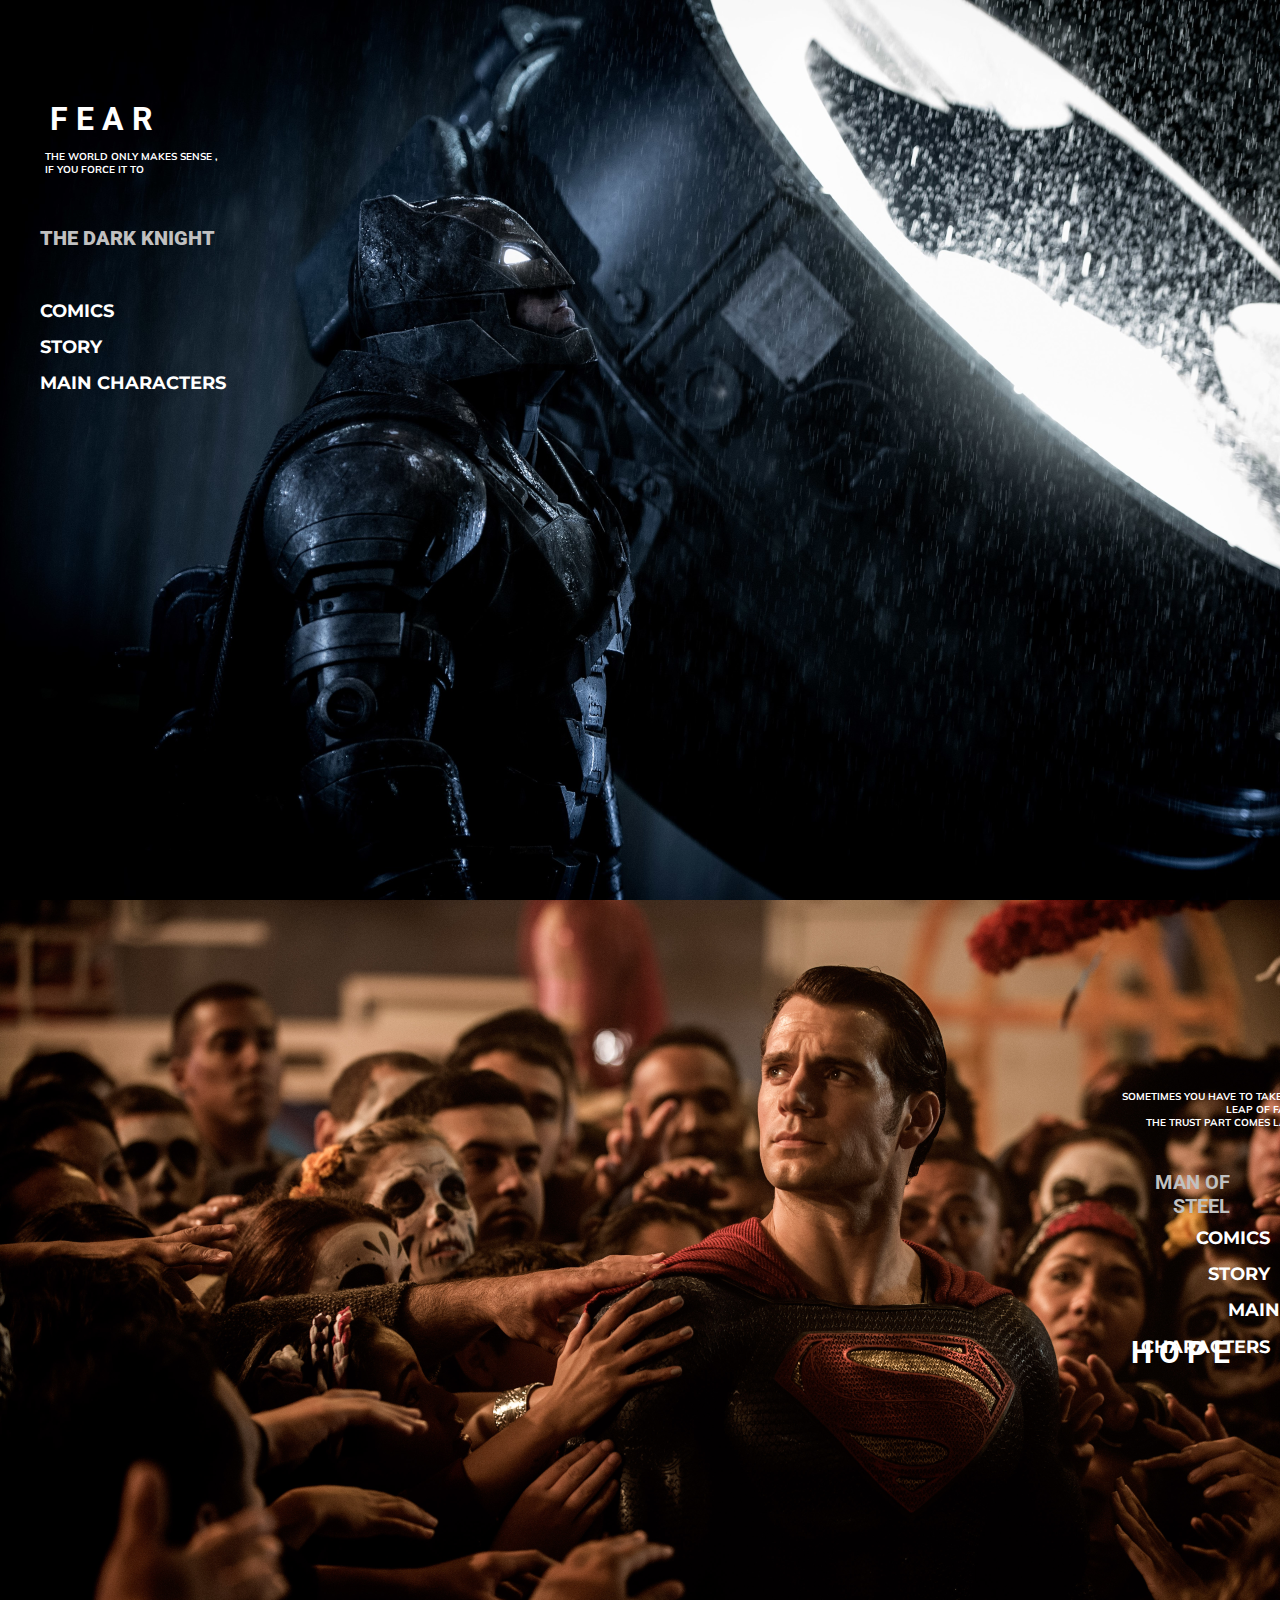
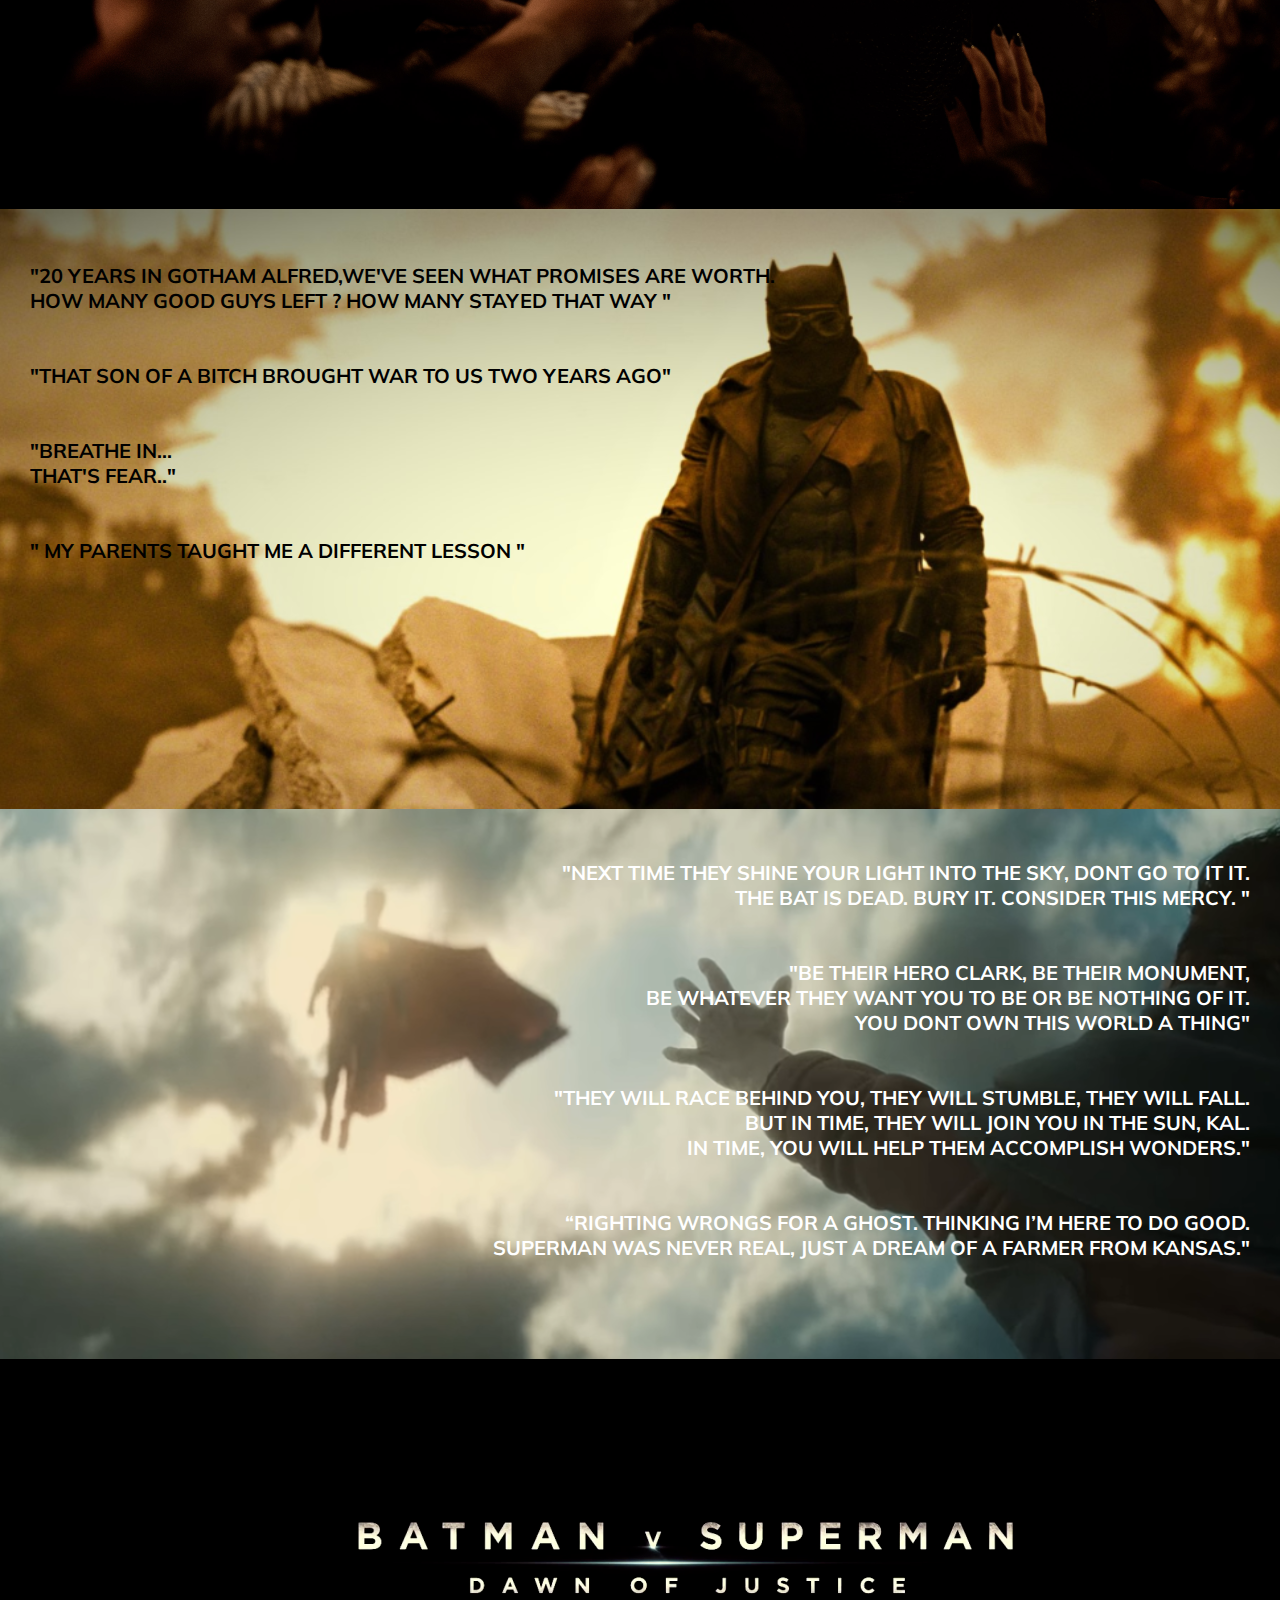
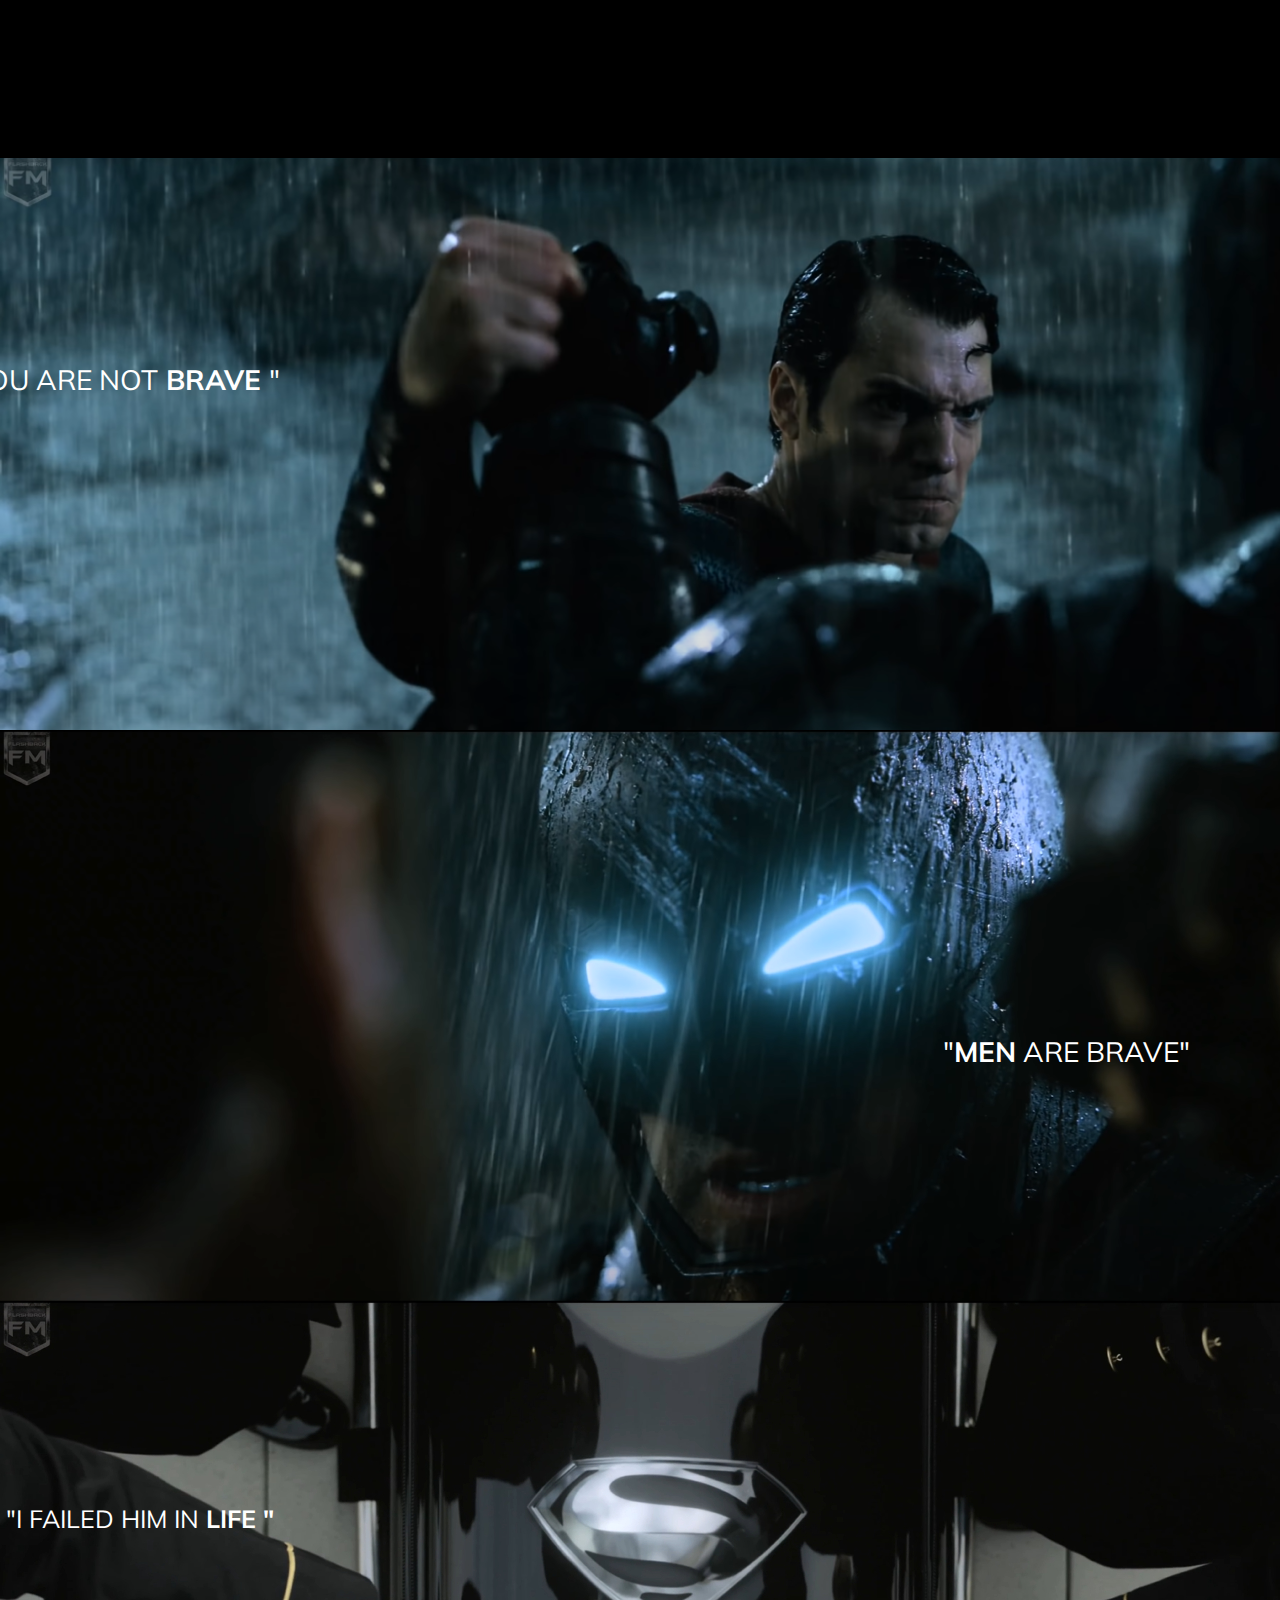
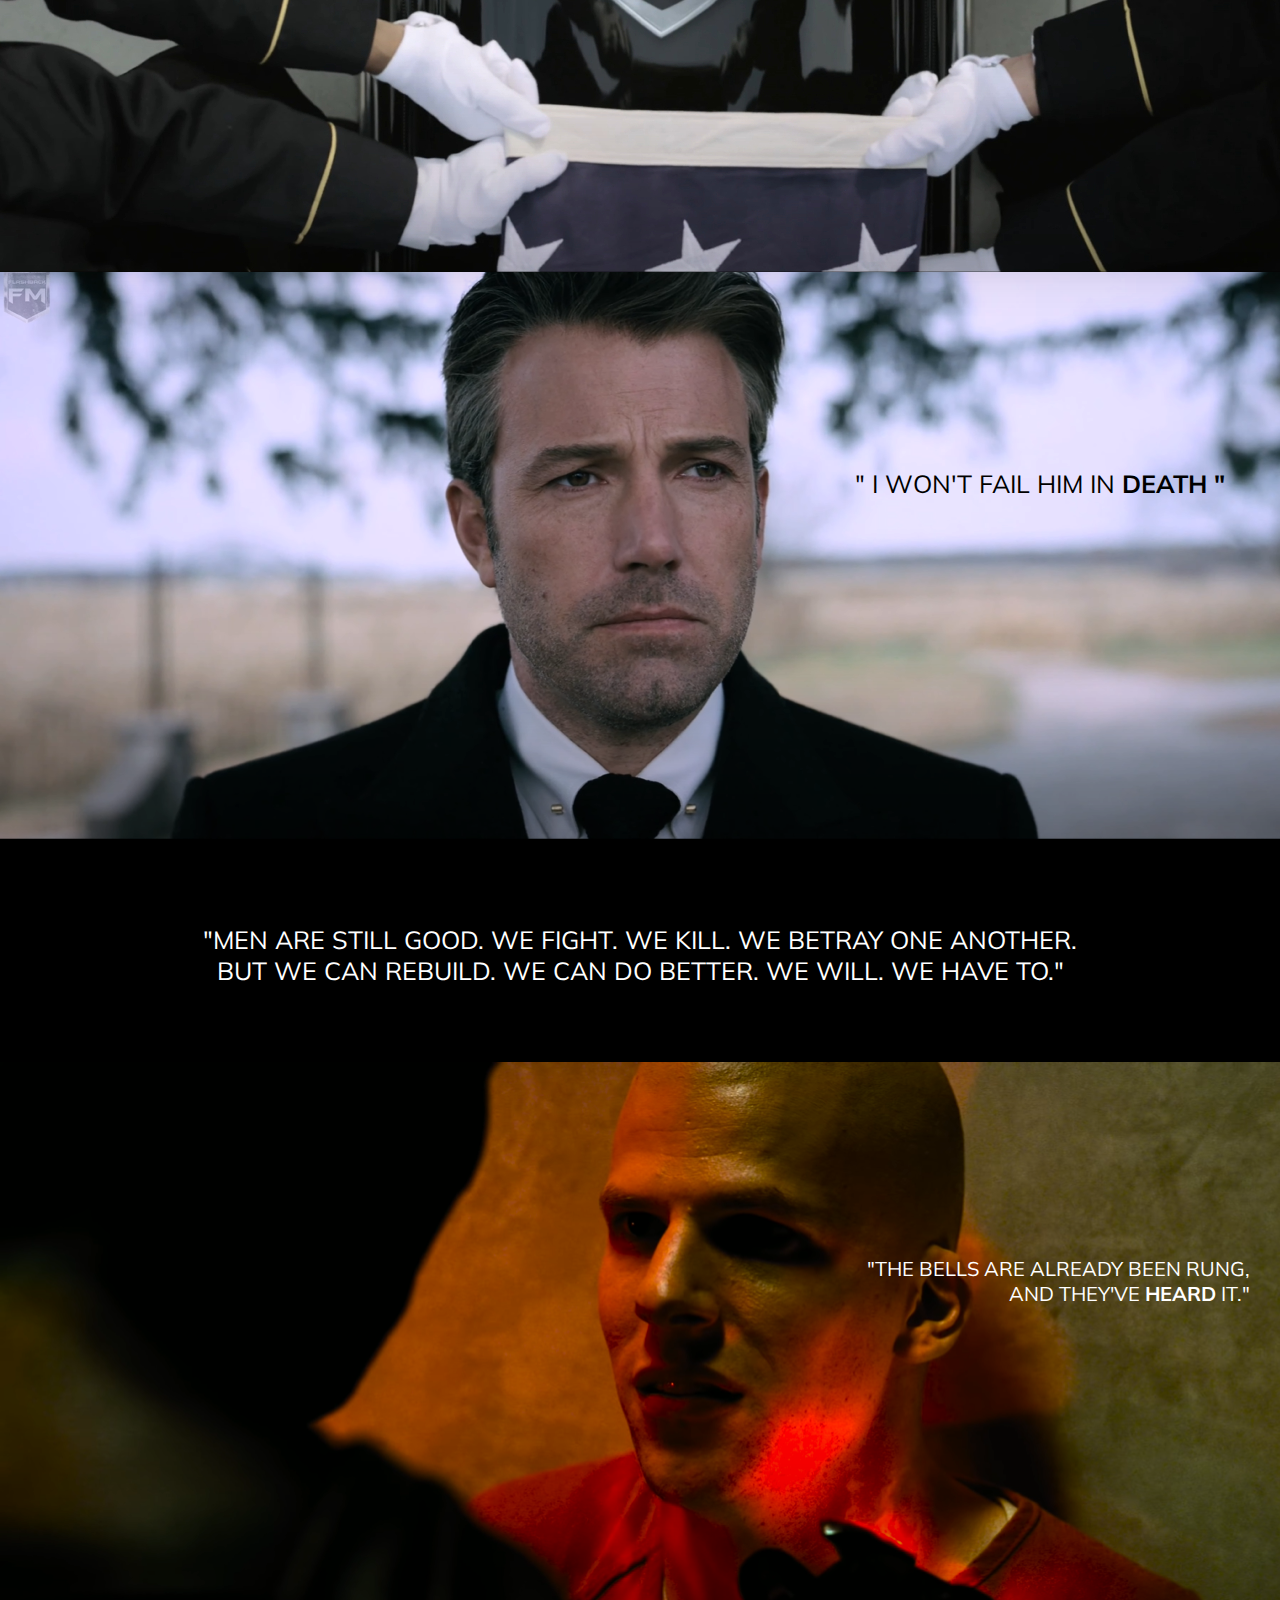
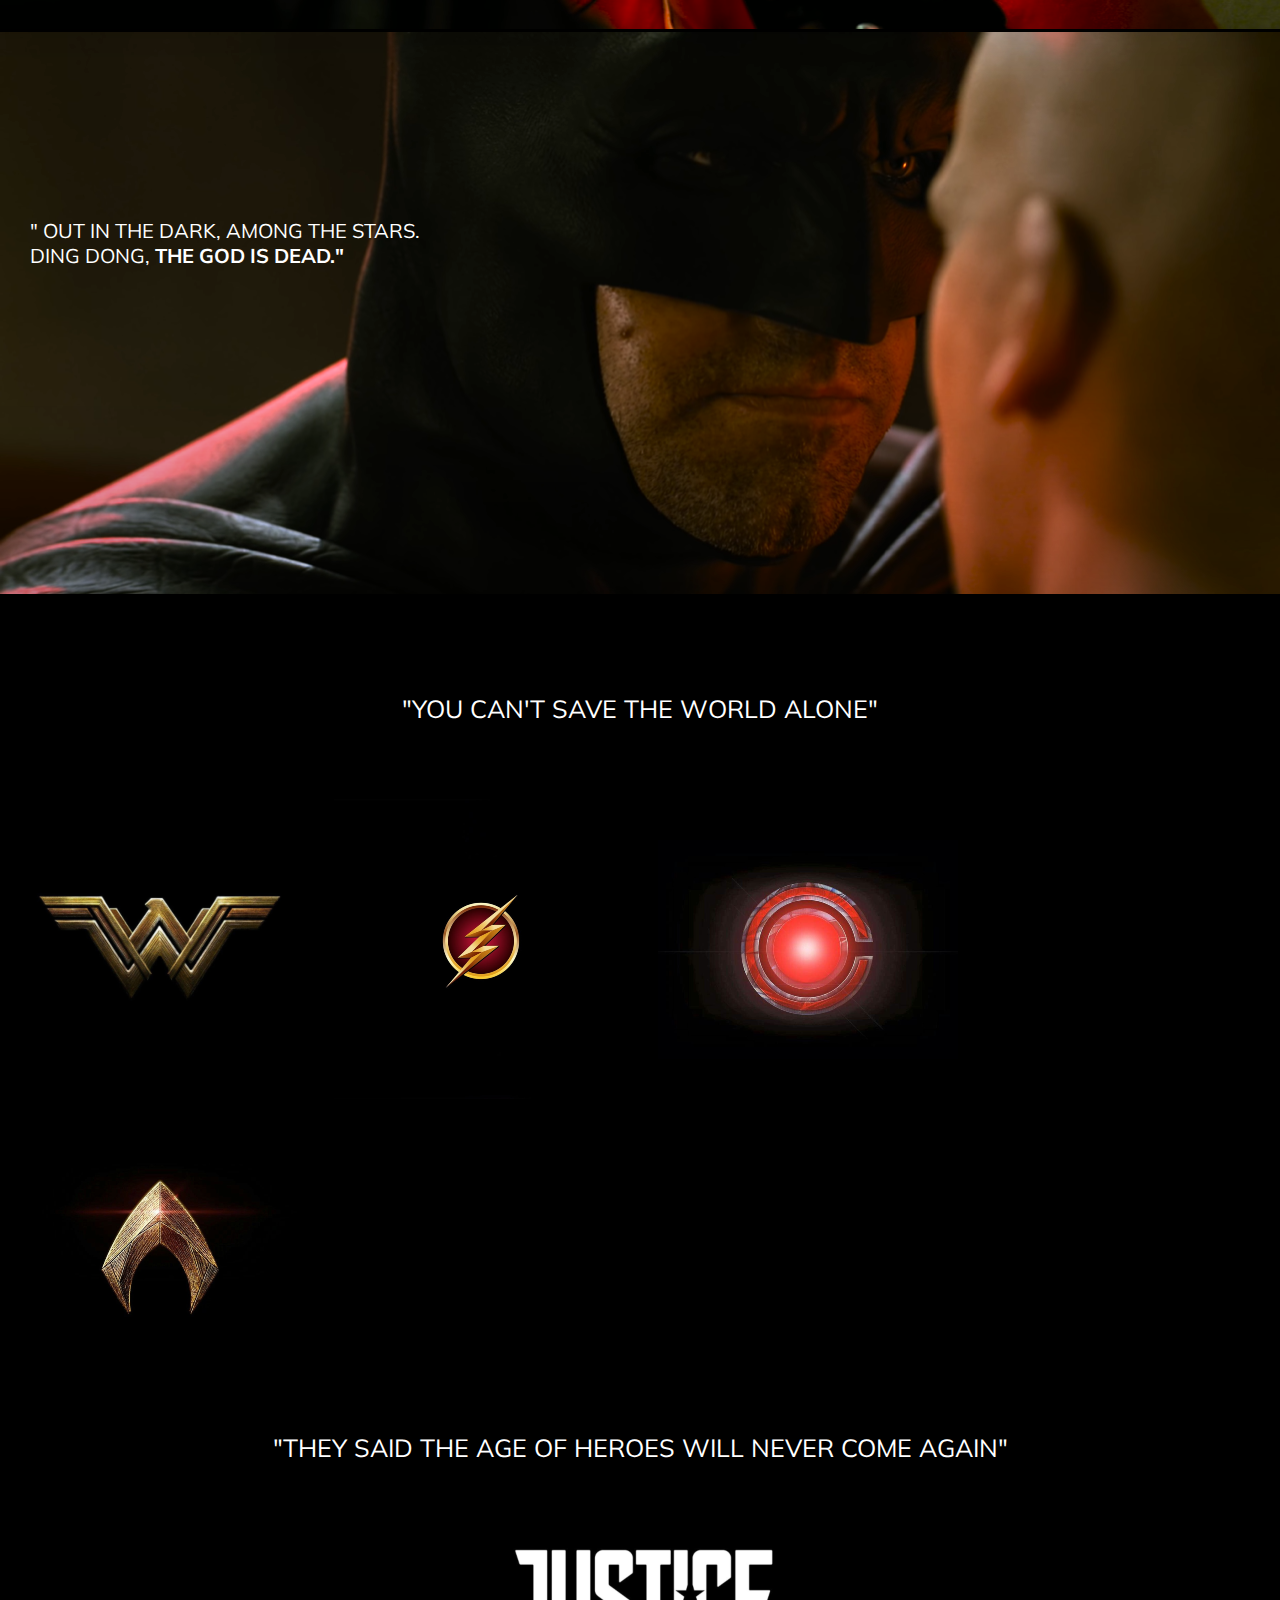
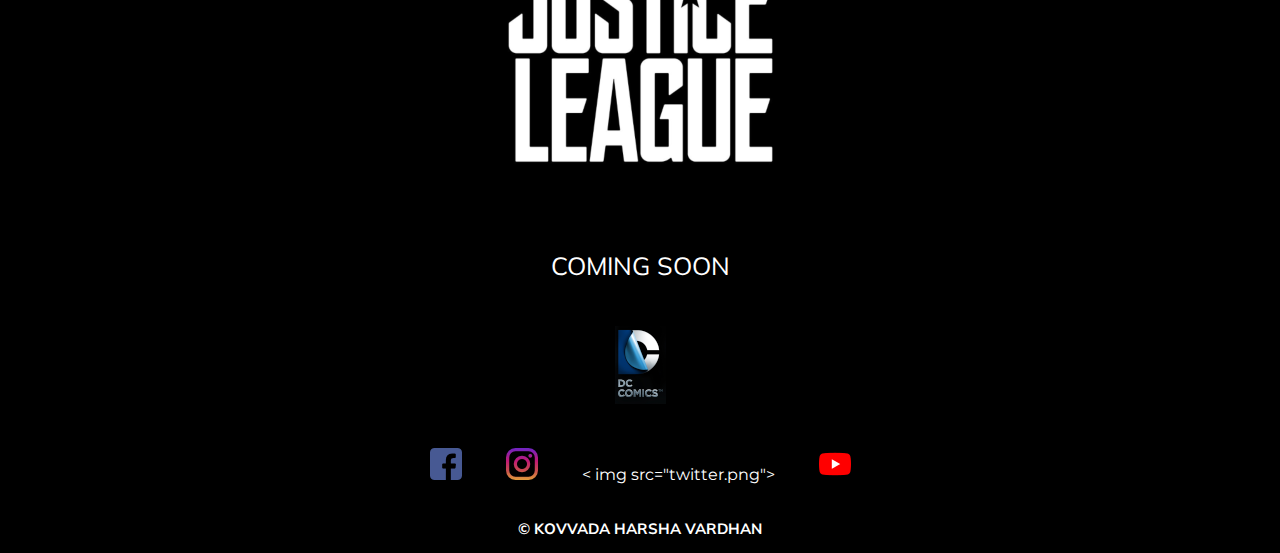
<file: index.html>
<!DOCTYPE html>
<html lang="en" dir="ltr">

<head>
  <meta charset="utf-8">
  <title>BATMAN</title>

  <link rel="stylesheet" href="styles.css">
    <link rel="icon" href="Icons8-Windows-8-Cinema-Batman-New.ico">
  <link rel="preconnect" href="https://fonts.googleapis.com">
  <link rel="preconnect" href="https://fonts.gstatic.com" crossorigin>
  <link href="https://fonts.googleapis.com/css2?family=Merriweather&family=Montserrat:wght@300&family=Mulish:wght@300&family=Roboto:wght@300&family=Sacramento&display=swap" rel="stylesheet">

<body>
  <div class="top-container">
    <h1> F E A R</h1>
    <h2 class="batman-dialog">THE WORLD ONLY MAKES SENSE ,<br> IF YOU FORCE IT TO</h2>
    <img src="Batman-v-Superman-Dawn-of-Justice-2016-Batman-4K-UltraHD-3-2-Standard-3840x2560.png" alt="introbat-img">
  </div>
<p class="sites">
  <a class="cape"><b>THE DARK KNIGHT</b></a>
  <br>
  <br>
  <a href="https://www.comicextra.com/comic-search?key=batman">COMICS</a><br>
  <a href="https://www.dccomics.com/characters/batman">STORY</a><br>
  <a href="https://comicvine.gamespot.com/batman/4050-796/characters/">MAIN CHARACTERS</a></a><br>
  <a href=""></a><br>
</p>

  <div class="middle-container">
    <p class="hope"> H O P E </p>
    <h2 class="superman-dialog">SOMETIMES YOU HAVE TO TAKE THE LEAP OF FAITH,<br> THE TRUST PART COMES LATER</h2>
    <img src="682810.png" alt="superman-img">


    <p class="sites">
      <p class="steel"><b>MAN OF STEEL</b><p>
      <br>
      <br>
      <div class="superman-bio">
      <a href="https://www.comicextra.com/comic-search?key=superman">COMICS</a><br>
      <a href=" https://www.dccomics.com/characters/superman">STORY</a><br>
      <a href=" https://comicvine.gamespot.com/superman/4050-773/characters/">MAIN CHARACTERS</a></a><br>
      <a href=""></a><br>
    </p>
  </div>
  </div>

  <div class="knight">
    <img src="wp8889465-knightmare-batman-wallpapers (2) (1) (1).png" alt="knightbat">
    <p class="breathe">
      "20 YEARS IN GOTHAM ALFRED,WE'VE SEEN WHAT PROMISES ARE WORTH.  <br>HOW MANY GOOD GUYS LEFT ? HOW MANY STAYED THAT WAY "
      <br>
      <br>
      <br>
      "THAT SON OF A BITCH BROUGHT WAR TO US TWO YEARS AGO"
      <br>
      <br>
      <br>
      "BREATHE IN...<br>
      THAT'S FEAR.."
      <br>
      <br>
      <br>
      " MY PARENTS TAUGHT ME A DIFFERENT LESSON "

    </p>

  </div>
  <div class="kal">
    <img src="sup-flying.png" alt="flying">
    <p class="dead">
      "NEXT TIME THEY SHINE YOUR LIGHT INTO THE SKY, DONT GO TO IT IT.<br> THE BAT IS DEAD. BURY IT. CONSIDER THIS MERCY. "

      <br>
      <br>
      <br>
      "BE THEIR HERO CLARK, BE THEIR MONUMENT,<br> BE WHATEVER THEY WANT YOU TO BE OR BE NOTHING OF IT.<br> YOU DONT OWN THIS WORLD A THING"
      <br>
      <br>
      <br>
      "They will race behind you, they will stumble, they will fall.
      <br> But in time, they will join you in the sun, Kal.
      <br> In time, you will help them accomplish wonders."
      <br>
      <br>
      <br>
      “Righting wrongs for a ghost. Thinking I’m here to do good.<br> Superman was never real, just a dream of a farmer from Kansas."
        </p>
  </div>
  <div class="justice">
    <img src="cropped-1366-768-591762 (1).png" alt="justice-img">
  </div>
  <div class="punch">
    <img src="sup-punch.png" alt="sup-punch">
    <p class="not-brave">" you are not<b> brave </b>"</p>
  </div>
    <div class="block">
    <img src="men-are-brave.png" alt="bat-block">
    <p class="men-brave">"<b>men</b> are brave"</p>
  </div>

  <div class="funeral-1">
    <img  src="funeral-1.jpg" alt="funeral-1">
    <p class="failed">"I FAILED HIM IN <b>LIFE "</b></p>
  </div>
    <div class="funeral-2">
    <img src="funeral-2.png" alt="funeral-2">
    <p class="not-fail">" I WON'T FAIL HIM IN <b>DEATH "</b></p>
    <p class="rebuild">"Men are still good. We fight. We kill. We betray one another.<br>
       But we can rebuild. We can do better. We will. We have to."</p>
  </div>
  <div class="god-is-dead">
    <img src="god-is-dead.png" alt="they-know">
    <p class="bells">"The bells are already been rung,<br> and they've <b>heard</b> it."</p>
  </div>
  <div class="expecting">
    <img src="ding-dong.png" alt="">
    <p class="ding-dong">" Out in the dark, among the stars.<br> Ding dong, <b>the God is dead."</b></p>
  </div>
    <p class="idea">"YOU CAN'T SAVE THE WORLD ALONE" </p>
  <div class="heroes">
    <a href="https://www.dccomics.com/characters/wonder-woman"><img src="ww-logo-300.png" alt=""></a>
    <a href="https://www.dccomics.com/characters/the-flash"><img src="flash-logo-300.png" alt=""></a>
    <a href="https://www.dccomics.com/characters/cyborg"><img src="cyborg-logo-300.png" alt=""></a>
    <a href="https://www.dccomics.com/characters/aquaman"><img src="aquaman-logo-300.png" alt=""></a>
  </div>
  <div class="justice-league">
    <p class="coming-soon">"THEY SAID THE AGE OF HEROES WILL NEVER COME AGAIN"</p>
    <img src="jl-logo.png" alt="">
    <p class="coming-soon">COMING SOON</p>
  </div>
  <div class="dc">
    <img src="cropped-400-400-532654 (2).png" alt="dc-img">
  </div>
  <div class="links">
    <a class="icon" href="https://www.facebook.com/DCAsiaOfficial/?brand_redir=11648563484"><img src="facebook.png"></a>
    <a class="icon" href="https://www.instagram.com/dccomics/?hl=en"><img src="instagram.png"></a>
    <a class="icon" href="https://twitter.com/DCComics?ref_src=twsrc%5Egoogle%7Ctwcamp%5Eserp%7Ctwgr%5Eauthor">< img src="twitter.png"></a>
    <a class="icon" href="https://www.youtube.com/channel/UCiifkYAs_bq1pt_zbNAzYGg"><img src="youtube.png"></a>
    <p class="copyright">© KOVVADA HARSHA VARDHAN</p>
  </div>

</body>

</html>
</file>
<file: styles.css>
body {
  text-align: center;
  background-color: black;
  margin: 0;
}

h1 {
  margin: 0;
  font-family: 'Roboto', sans-serif;
  color:white;
  position: absolute;
  top: 100px;
  left: 50px;
}


a {
    color: white;
    font-family: 'Montserrat', sans-serif;
    padding :0 10px 0 10px;
    text-decoration: none;
}

a:hover {
  color: silver;
}

.cape {
    font-family: 'Roboto', sans-serif;
    color: silver;
    font-size: 20px;
}
.sites {
  position: absolute;
  font-weight: bold;
  text-align: left;
  line-height: 2;
  top:200px;
  left: 30px;
  font-size: 1.1rem;
}
.hope {
  margin: 0;

  font-weight: bold;
  font-size: 30px;
  font-family: 'Roboto', sans-serif;
  color:white;
  position: absolute;
  text-align: right;
  bottom: -470px;
  right: 50px;
}

.steel {
  font-family: 'Roboto', sans-serif;
  color: silver;
  font-size: 20px;
  text-align: right;
  position: absolute;
  top: 1150px;
  right: 50px;
  left: 1100px;
}
.superman-bio {
  position: absolute;
  font-weight: bold;
  text-align: right;
  line-height: 2;
  top: 1220px;
  left: 1100px;
  font-size: 1.1rem;
}
.batman-dialog {
  margin-left: 20px;
  text-align: left;
font-family: 'Mulish', sans-serif;
  color:white;
  position: absolute;
  top: 130px;
  left: 25px;
  margin-top: 20px;
  height: 200px;
  width: 200px;
  font-size: 10px;
}
.superman-dialog {
  text-align: right;
  font-family: 'Mulish', sans-serif;
    color:white;
  margin-top: 20px;
  height: 200px;
  width: 200px;
  font-size: 10px;
  position: absolute;
  top: 1070px;
  left: 1105px;
}

.top-container {
  height: 900px;
}

.middle-container {
  margin: 0;
  padding: 0;
  border-style: none;
    height: 909px;
}

.justice {
  background-color: black;
}


.knight {
  height: 600px;
  width: 1400px;
  background-color : black;
}

.breathe {
  font-family: 'Mulish', sans-serif;
  color: black;
  font-weight: bold;
  font-size: 20px;
  margin-top: 0;
  margin-bottom: 0;
  text-align: left;
  position: relative;
  left: 30px;
  top: -550px;
}


.kal {
  height: 550px;
  background-color: black;
  text-transform: uppercase;
}

.flying {
    height: 763px;
  width: 1366px;
}

.dead {
  font-family: 'Mulish', sans-serif;
  color: white;
  text-align: right;
  font-weight: bold;
  font-size: 20px;
  position: relative;
  right: 30px;
  top: -600px;
}

.punch {
  height: 572px;
  padding: 0;
}

.not-brave {
  font-family: 'Mulish', sans-serif;
  color: white;
  text-align: right;
  text-transform: uppercase;
  font-size: 28px;
  position: relative;
  left: -1000px;
  top: -400px;
}
.block {
  height: 572px;

}

.men-brave {
  font-family: 'Mulish', sans-serif;
  color: white;
  text-align: right;
  text-transform: uppercase;
  font-size: 28px;
  position: relative;
  right: 90px;
  bottom: 300px;
}

.funeral-1 {
  height: 570px;
  position: relative;
}

.failed {
  font-family: 'Mulish', sans-serif;
  color: white;
  text-transform: uppercase;
  font-size: 25px;
  position: relative;
  left : -500px;
  top: -400px;

}
.funeral-2 {
  background-color: black;
  position: relative;
}

.not-fail {
  font-family: 'Mulish', sans-serif;
  color: black;
  text-transform: uppercase;
  font-size: 25px;
  position: relative;
  bottom: 400px;
  margin-left: 800px;
}

.rebuild {
  font-family: 'Mulish', sans-serif;
  color: white;
  text-transform: uppercase;
  font-size: 25px;
  padding-bottom: 50px;
}

.god-is-dead {
  height: 568px;
}
.bells {
  font-family: 'Mulish', sans-serif;
  color: white;
  text-align: right;
  text-transform:uppercase;
  font-size : 20px;
  position: relative;
  bottom: 400px;
  right: 30px;
}

.ding-dong {
  font-family: 'Mulish', sans-serif;
  color: white;
  text-align: left;
  text-transform:uppercase;
  font-size : 20px;
  position: relative;
  left: 30px;
  bottom: 400px;
}

.idea {
  font-family: 'Mulish', sans-serif;
  color: white;
  text-transform: uppercase;
  font-size: 25px;
  padding-bottom: 50px;
}
.heroes {
  text-align: left;
}

.coming-soon {
  font-family: 'Mulish', sans-serif;
  color: white;
  text-transform: uppercase;
  font-size: 25px;
}
.dc {
  padding-top: 20px;
  background-color: black;
  text-align: center;
}

.dc-img {
  margin-bottom: 20px;
}

.links {
  background-color: black;
padding-top: 40px;
  text-align: center;

}

.icon {
  padding: 40px 20px 0 20px;
}

.copyright {
  font-weight: bold;
  font-size: 15px;
  padding-top: 20px;
  font-family: 'Mulish', sans-serif;
  color: white;
  position: static;
  text-align: center;
}
</file>
